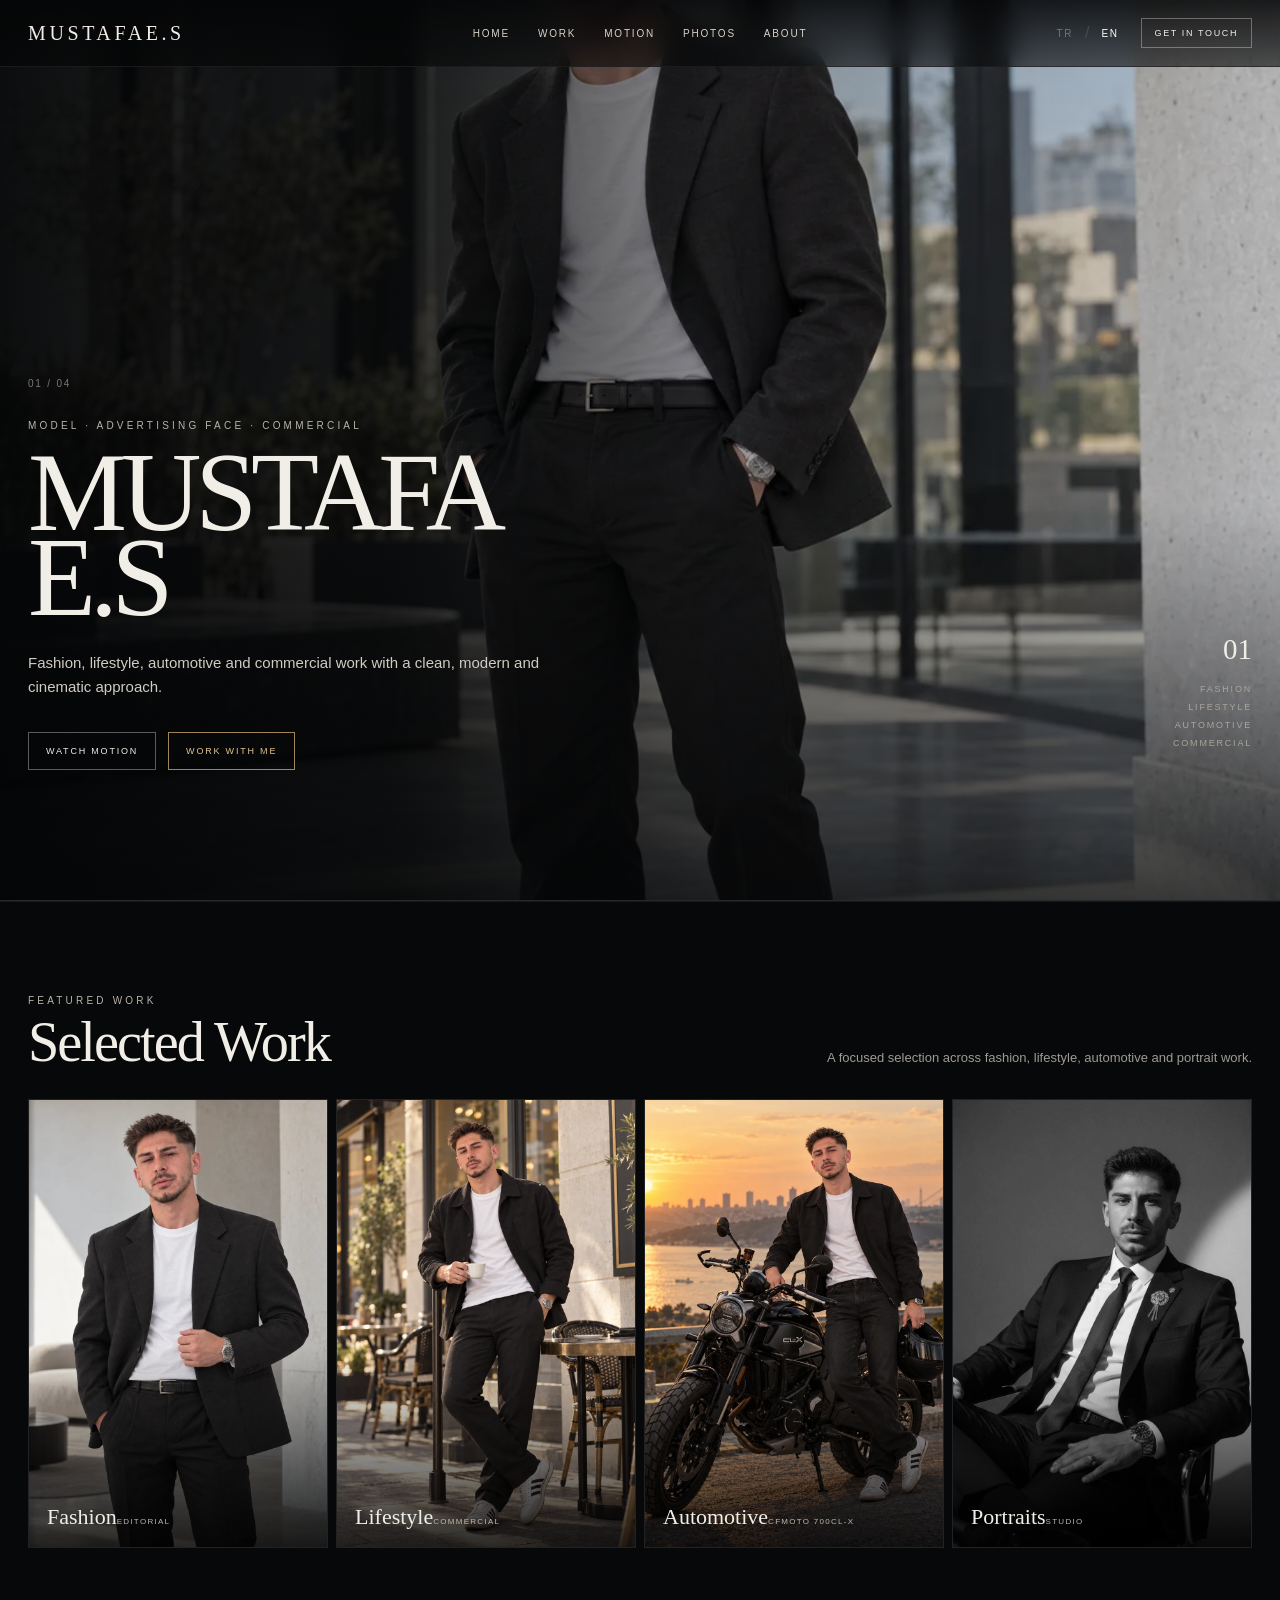
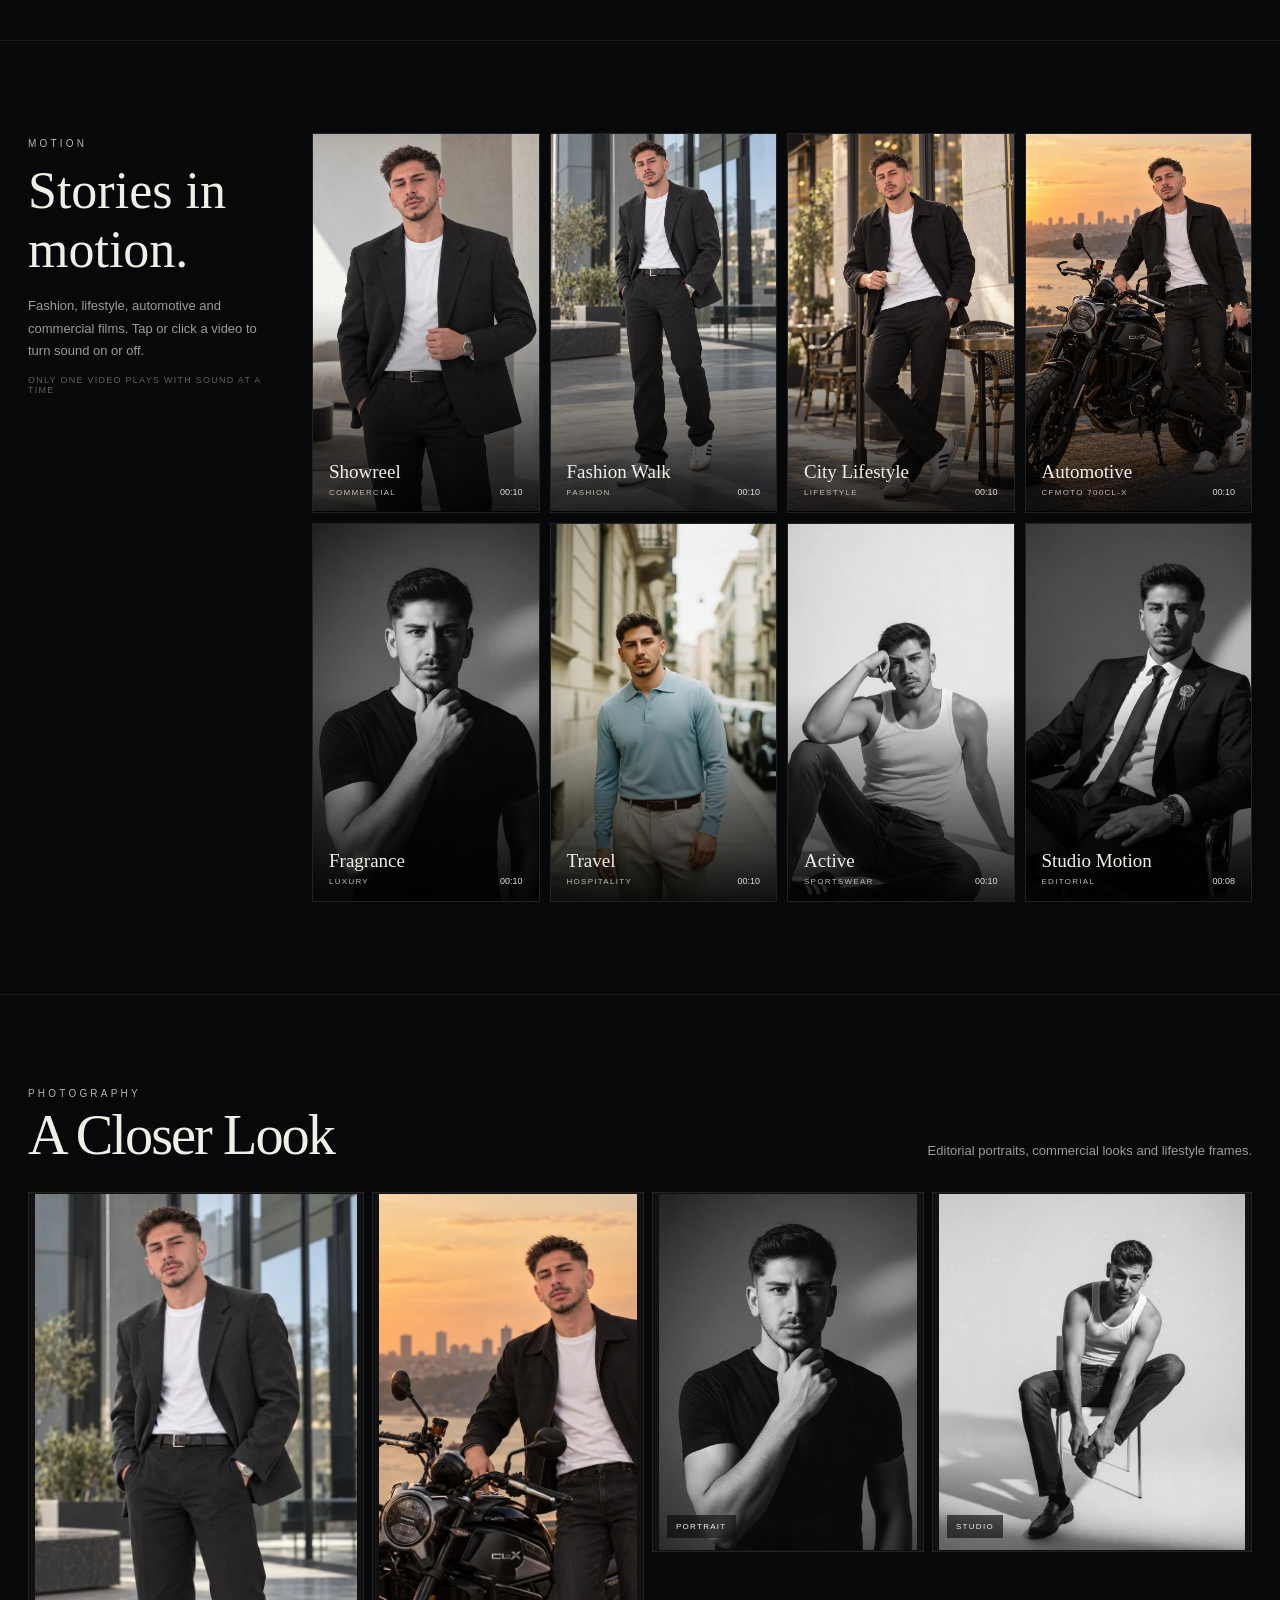
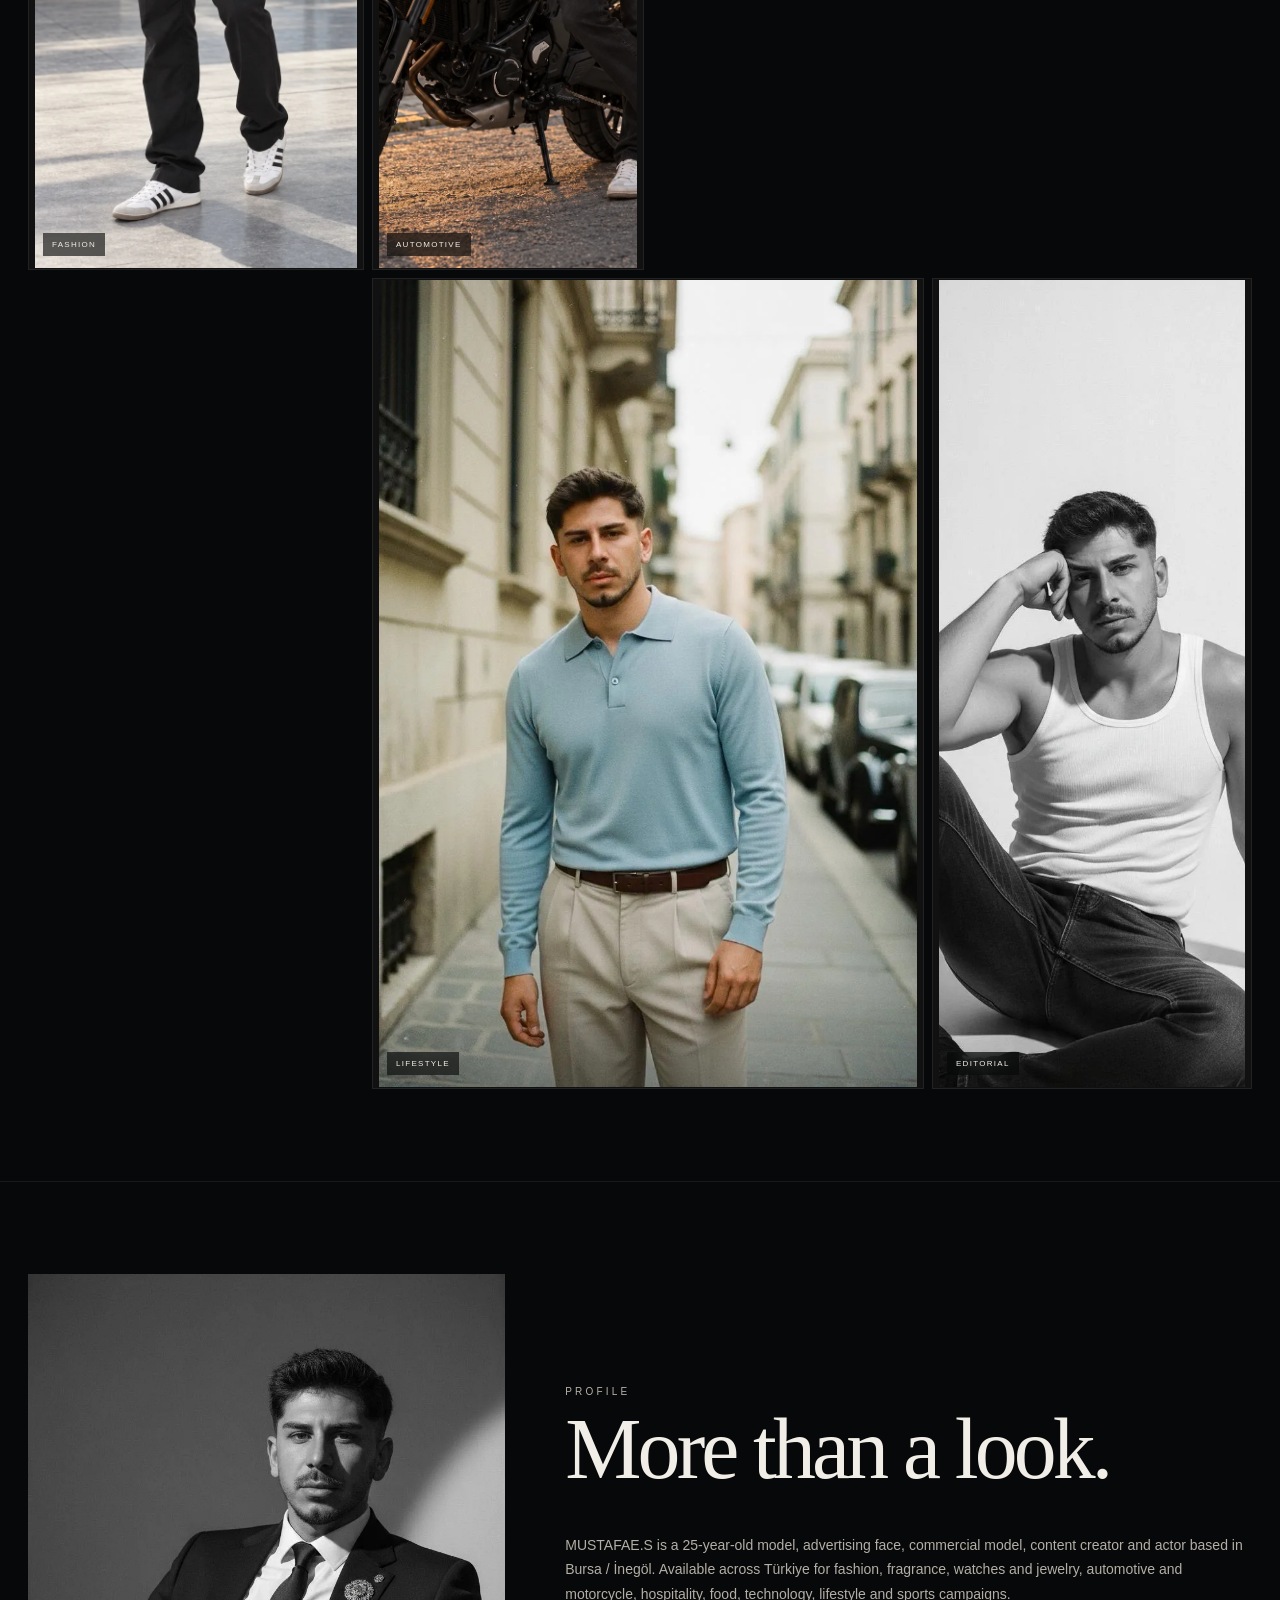
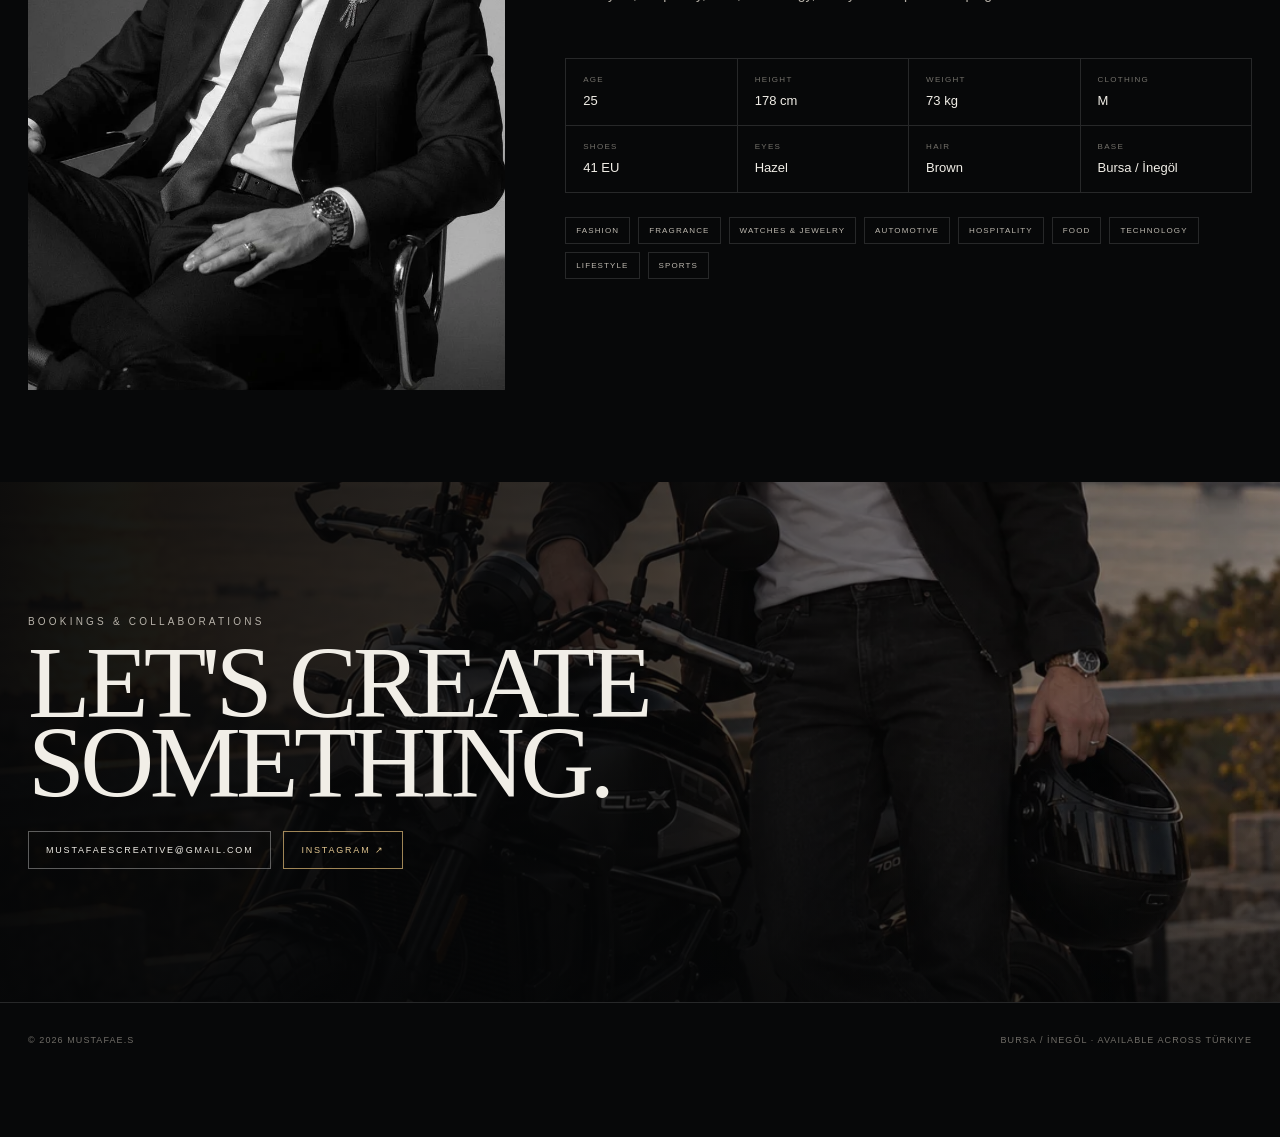
<file: index.html.html>
<!doctype html>
<html lang="tr">
<head>
<meta charset="utf-8">
<meta name="viewport" content="width=device-width,initial-scale=1,viewport-fit=cover">
<meta name="description" content="MUSTAFAE.S — Model, reklam yüzü, ticari model, içerik üreticisi ve oyuncu. Türkiye genelindeki projeler için uygun.">
<meta name="theme-color" content="#070809">
<meta name="robots" content="index,follow,max-image-preview:large,max-snippet:-1,max-video-preview:-1">
<meta name="author" content="MUSTAFAE.S">
<meta name="application-name" content="MUSTAFAE.S">
<link rel="canonical" href="https://mustafaes.pages.dev/">
<link rel="icon" type="image/svg+xml" href="assets/favicon.svg">
<link rel="icon" type="image/png" sizes="32x32" href="assets/favicon-32.png">
<link rel="apple-touch-icon" sizes="180x180" href="assets/apple-touch-icon.png">
<link rel="manifest" href="/site.webmanifest">
<meta property="og:type" content="website">
<meta property="og:site_name" content="MUSTAFAE.S">
<meta property="og:title" content="MUSTAFAE.S — Model & Reklam Yüzü">
<meta property="og:description" content="Model, reklam yüzü, ticari model, içerik üreticisi ve oyuncu. Türkiye genelindeki projeler için uygun.">
<meta property="og:url" content="https://mustafaes.pages.dev/">
<meta property="og:image" content="https://mustafaes.pages.dev/assets/og-cover.jpg">
<meta property="og:image:secure_url" content="https://mustafaes.pages.dev/assets/og-cover.jpg">
<meta property="og:image:width" content="1200">
<meta property="og:image:height" content="630">
<meta property="og:image:type" content="image/jpeg">
<meta property="og:image:alt" content="MUSTAFAE.S model portfolio">
<meta property="og:locale" content="tr_TR">
<meta property="og:locale:alternate" content="en_US">
<meta name="twitter:card" content="summary_large_image">
<meta name="twitter:title" content="MUSTAFAE.S — Model & Reklam Yüzü">
<meta name="twitter:description" content="Model, reklam yüzü, ticari model, içerik üreticisi ve oyuncu.">
<meta name="twitter:image" content="https://mustafaes.pages.dev/assets/og-cover.jpg">
<title>MUSTAFAE.S — Model & Reklam Yüzü</title>
<style>
:root{
  --bg:#070809;--panel:#0c0e10;--panel2:#111315;--ink:#f1eee7;--muted:#9e9b94;
  --line:rgba(255,255,255,.13);--line2:rgba(255,255,255,.07);--warm:#c6a66b;
  --max:1540px;--serif:Georgia,"Times New Roman",serif;--sans:Arial,Helvetica,sans-serif;
}
*{box-sizing:border-box}html{scroll-behavior:smooth;background:var(--bg)}body{margin:0;background:var(--bg);color:var(--ink);font-family:var(--sans);overflow-x:hidden;-webkit-font-smoothing:antialiased}a{color:inherit;text-decoration:none}button{font:inherit;color:inherit}.shell{width:min(calc(100% - 56px),var(--max));margin:auto}.section{padding:92px 0;border-top:1px solid var(--line2)}
.kicker{font-size:10px;line-height:1.4;letter-spacing:.32em;text-transform:uppercase;color:#b8b3aa}.section-title{margin:8px 0 0;font-family:var(--serif);font-size:clamp(38px,4.4vw,72px);font-weight:400;line-height:.95;letter-spacing:-.035em}.section-head{display:flex;align-items:flex-end;justify-content:space-between;gap:32px;margin-bottom:30px}.section-copy{margin:0;max-width:520px;color:var(--muted);font-size:13px;line-height:1.7}
.site-header{position:fixed;inset:0 0 auto 0;z-index:60;border-bottom:1px solid rgba(255,255,255,.08);background:linear-gradient(180deg,rgba(4,5,6,.88),rgba(4,5,6,.58));backdrop-filter:blur(14px);-webkit-backdrop-filter:blur(14px)}.header-inner{height:66px;display:grid;grid-template-columns:1fr auto 1fr;align-items:center;gap:30px}.brand{font-family:var(--serif);font-size:20px;letter-spacing:.18em;white-space:nowrap}.nav{display:flex;gap:28px;align-items:center}.nav a{font-size:10px;letter-spacing:.18em;text-transform:uppercase;color:#d6d1c8;position:relative}.nav a:after{content:"";position:absolute;left:0;right:100%;bottom:-8px;height:1px;background:var(--ink);transition:right .25s ease}.nav a:hover:after{right:0}.header-actions{display:flex;align-items:center;justify-content:flex-end;gap:9px}.lang{appearance:none;border:0;background:none;padding:5px 3px;color:#77746e;cursor:pointer;font-size:10px;letter-spacing:.16em}.lang.active{color:#fff}.slash{color:#494949}.header-contact{margin-left:10px;border:1px solid rgba(255,255,255,.32);padding:9px 13px;font-size:9px;letter-spacing:.18em;text-transform:uppercase;transition:.25s}.header-contact:hover{background:#fff;color:#080808}
.hero{position:relative;min-height:100svh;display:grid;align-items:end;overflow:hidden;border-bottom:1px solid var(--line)}.hero-visual{position:absolute;inset:0;z-index:0}.hero-visual img{width:100%;height:100%;object-fit:cover;object-position:center 27%;display:block;filter:saturate(.9) contrast(1.02)}.hero-visual:after{content:"";position:absolute;inset:0;background:linear-gradient(90deg,rgba(3,4,5,.96) 0%,rgba(3,4,5,.84) 30%,rgba(3,4,5,.34) 60%,rgba(3,4,5,.08) 100%),linear-gradient(0deg,rgba(3,4,5,.75),transparent 44%)}.hero-content{position:relative;z-index:2;padding:130px 0 76px;display:grid;grid-template-columns:minmax(0,690px) 1fr;align-items:end;min-height:100svh}.hero-copy{padding-bottom:6vh}.hero-number{font-size:10px;letter-spacing:.18em;color:#777;margin-bottom:30px}.hero h1{font-family:var(--serif);font-weight:400;font-size:clamp(72px,8.7vw,158px);line-height:.76;letter-spacing:-.055em;margin:18px 0 30px}.hero h1 span{display:block}.hero-description{max-width:530px;font-size:15px;line-height:1.65;color:#d0ccc4}.hero-actions{display:flex;gap:12px;flex-wrap:wrap;margin-top:32px}.btn{display:inline-flex;align-items:center;justify-content:center;gap:14px;border:1px solid rgba(255,255,255,.34);padding:13px 17px;font-size:9px;letter-spacing:.2em;text-transform:uppercase;transition:.25s}.btn:hover{background:#fff;color:#090909}.btn.warm{border-color:rgba(198,166,107,.8);color:#e1c58f}.hero-side{justify-self:end;align-self:end;padding-bottom:8vh;text-align:right}.hero-side strong{display:block;font-family:var(--serif);font-weight:400;font-size:29px;margin-bottom:14px}.hero-side div{font-size:9px;letter-spacing:.2em;line-height:2;text-transform:uppercase;color:#aaa59d}
.featured-grid{display:grid;grid-template-columns:repeat(4,1fr);gap:8px}.feature-card{position:relative;min-height:380px;overflow:hidden;background:#111;border:1px solid var(--line2);cursor:pointer}.feature-card img{width:100%;height:100%;object-fit:cover;display:block;transition:transform .7s cubic-bezier(.2,.8,.2,1),filter .5s}.feature-card:hover img{transform:scale(1.025);filter:brightness(.86)}.feature-shade{position:absolute;inset:0;background:linear-gradient(0deg,rgba(0,0,0,.83),transparent 45%)}.feature-meta{position:absolute;left:18px;right:18px;bottom:17px;display:flex;align-items:end;justify-content:space-between;gap:16px}.feature-meta strong{font-family:var(--serif);font-size:22px;font-weight:400}.feature-meta small{font-size:8px;letter-spacing:.16em;text-transform:uppercase;color:#bcb7ae}
.motion-layout{display:grid;grid-template-columns:250px 1fr;gap:34px;align-items:start}.motion-intro{position:sticky;top:102px;padding-top:4px}.motion-intro h2{font-family:var(--serif);font-size:52px;font-weight:400;margin:10px 0 16px}.motion-intro p{color:var(--muted);font-size:13px;line-height:1.7}.motion-grid{display:grid;grid-template-columns:repeat(4,minmax(0,1fr));gap:10px}.motion-card{position:relative;aspect-ratio:9/15;overflow:hidden;background:#0f1113;border:1px solid var(--line2);isolation:isolate}.motion-card video{width:100%;height:100%;object-fit:cover;display:block;background:#0b0d0e;cursor:pointer}.motion-card video[data-audio="0"]{cursor:default}.motion-card:after{content:"";position:absolute;inset:45% 0 0;pointer-events:none;background:linear-gradient(transparent,rgba(0,0,0,.86));z-index:1}.motion-meta{position:absolute;z-index:2;left:16px;right:16px;bottom:15px;display:flex;align-items:flex-end;justify-content:space-between;gap:12px;pointer-events:none}.motion-title{font-family:var(--serif);font-size:19px}.motion-sub{margin-top:5px;font-size:8px;letter-spacing:.16em;text-transform:uppercase;color:#c0bbb3}.motion-time{font-size:9px;color:#ddd}.sound-toast{position:absolute;z-index:5;inset:50% auto auto 50%;transform:translate(-50%,-50%) scale(.86);width:58px;height:58px;border-radius:50%;display:grid;place-items:center;background:rgba(7,8,9,.72);border:1px solid rgba(255,255,255,.34);opacity:0;pointer-events:none;backdrop-filter:blur(10px);transition:opacity .18s,transform .18s}.sound-toast.show{opacity:1;transform:translate(-50%,-50%) scale(1)}.sound-toast svg{width:24px;height:24px;fill:none;stroke:#fff;stroke-width:1.7;stroke-linecap:round;stroke-linejoin:round}.motion-hint{margin-top:13px;color:#64615c;font-size:9px;letter-spacing:.14em;text-transform:uppercase}
.photo-grid{display:grid;grid-template-columns:1.05fr .85fr .85fr 1fr;grid-template-rows:360px 310px;gap:8px}.photo-card{position:relative;overflow:hidden;background:#111;border:1px solid var(--line2);cursor:zoom-in}.photo-card img{width:100%;height:100%;object-fit:cover;display:block;transition:transform .65s ease,filter .4s}.photo-card:hover img{transform:scale(1.018);filter:brightness(.9)}.photo-card:nth-child(1){grid-row:1/3}.photo-card:nth-child(4){grid-row:1/3}.photo-card:nth-child(5){grid-column:2/4}.photo-label{position:absolute;left:14px;bottom:13px;font-size:8px;letter-spacing:.16em;text-transform:uppercase;background:rgba(6,7,8,.62);padding:7px 9px;backdrop-filter:blur(8px)}
.about-grid{display:grid;grid-template-columns:.82fr 1.18fr;gap:60px;align-items:stretch}.about-image{min-height:700px;overflow:hidden}.about-image img{width:100%;height:100%;object-fit:cover;display:block}.about-copy{display:flex;flex-direction:column;justify-content:center;padding:40px 0}.about-copy h2{font-family:var(--serif);font-size:clamp(52px,6.7vw,100px);font-weight:400;line-height:.9;letter-spacing:-.045em;margin:12px 0 30px}.bio{max-width:760px;color:#b4afa6;line-height:1.75;font-size:14px}.stats{display:grid;grid-template-columns:repeat(4,1fr);margin-top:38px;border-top:1px solid var(--line);border-left:1px solid var(--line)}.stat{padding:16px 17px;border-right:1px solid var(--line);border-bottom:1px solid var(--line)}.stat span{display:block;color:#74716b;font-size:8px;letter-spacing:.16em;text-transform:uppercase;margin-bottom:7px}.stat strong{font-size:13px;font-weight:500}.industries{display:flex;gap:8px;flex-wrap:wrap;margin-top:24px}.industry{border:1px solid var(--line);padding:8px 10px;font-size:8px;letter-spacing:.14em;text-transform:uppercase;color:#bdb8af}
.contact-banner{position:relative;min-height:520px;overflow:hidden;display:grid;align-items:end}.contact-banner>img{position:absolute;inset:0;width:100%;height:100%;object-fit:cover;object-position:center 50%;filter:saturate(.85)}.contact-banner:after{content:"";position:absolute;inset:0;background:linear-gradient(90deg,rgba(5,6,7,.96),rgba(5,6,7,.78) 43%,rgba(5,6,7,.28)),linear-gradient(0deg,rgba(5,6,7,.65),transparent 60%)}.contact-content{position:relative;z-index:2;padding:64px 0}.contact-content h2{font-family:var(--serif);font-size:clamp(58px,8vw,128px);font-weight:400;line-height:.78;letter-spacing:-.045em;margin:14px 0 28px}.contact-links{display:flex;gap:12px;flex-wrap:wrap}
footer{border-top:1px solid var(--line);padding:32px 0 92px}.footer-row{display:flex;justify-content:space-between;gap:24px;align-items:center;color:#706d67;font-size:9px;letter-spacing:.12em;text-transform:uppercase}.footer-row a{color:#a9a49b}
.mobile-bottom{display:none}.lightbox{position:fixed;inset:0;z-index:100;background:rgba(0,0,0,.94);display:none;align-items:center;justify-content:center;padding:28px}.lightbox.open{display:flex}.lightbox img{max-width:min(94vw,1200px);max-height:90vh;object-fit:contain}.lightbox-close{position:absolute;right:24px;top:20px;width:44px;height:44px;border:1px solid rgba(255,255,255,.25);background:rgba(0,0,0,.35);font-size:24px;cursor:pointer}.reveal{opacity:1;transform:none}
@media(max-width:1180px){.motion-grid{grid-template-columns:repeat(3,1fr)}.photo-grid{grid-template-columns:repeat(3,1fr);grid-template-rows:360px 300px}.photo-card:nth-child(1){grid-row:1/3}.photo-card:nth-child(4){grid-row:auto}.photo-card:nth-child(5){grid-column:auto}.stats{grid-template-columns:repeat(2,1fr)}}
@media(max-width:900px){.shell{width:min(calc(100% - 28px),var(--max))}.site-header{background:rgba(5,6,7,.82)}.header-inner{height:60px;grid-template-columns:1fr auto}.brand{font-size:17px}.nav,.header-contact{display:none}.header-actions{grid-column:2}.hero{min-height:92svh}.hero-visual img{object-position:61% center}.hero-visual:after{background:linear-gradient(0deg,rgba(4,5,6,.96) 0%,rgba(4,5,6,.7) 44%,rgba(4,5,6,.12) 80%),linear-gradient(90deg,rgba(4,5,6,.36),transparent)}.hero-content{min-height:92svh;padding:88px 0 40px;display:block}.hero-copy{position:absolute;left:14px;right:14px;bottom:38px;padding:0}.hero-number,.hero-side{display:none}.hero h1{font-size:clamp(54px,16vw,86px);line-height:.8;margin:12px 0 18px}.hero h1 span{display:inline}.hero-description{font-size:13px;max-width:420px}.section{padding:70px 0}.section-head{display:block}.section-copy{margin-top:14px}.featured-grid{display:grid;grid-auto-flow:column;grid-auto-columns:78%;grid-template-columns:none;overflow-x:auto;scroll-snap-type:x mandatory;padding-bottom:7px;scrollbar-width:none}.featured-grid::-webkit-scrollbar{display:none}.feature-card{min-height:410px;scroll-snap-align:start}.motion-layout{display:block}.motion-intro{position:static;margin-bottom:24px}.motion-intro h2{font-size:45px}.motion-grid{display:grid;grid-auto-flow:column;grid-auto-columns:76%;grid-template-columns:none;overflow-x:auto;scroll-snap-type:x mandatory;gap:10px;padding-bottom:8px;scrollbar-width:none}.motion-grid::-webkit-scrollbar{display:none}.motion-card{scroll-snap-align:start;aspect-ratio:9/14}.photo-grid{display:grid;grid-template-columns:1fr 1fr;grid-template-rows:330px 270px 330px;gap:6px}.photo-card:nth-child(1){grid-row:1/3}.photo-card:nth-child(4){grid-row:2/4}.photo-card:nth-child(5){grid-column:auto}.about-grid{grid-template-columns:1fr;gap:0}.about-image{min-height:560px}.about-copy{padding:34px 0}.stats{grid-template-columns:repeat(2,1fr)}.contact-banner{min-height:540px}.contact-banner>img{object-position:62% center}.contact-content{padding:52px 0 72px}.site-footer{padding-bottom:100px}.mobile-bottom{position:fixed;z-index:70;left:12px;right:12px;bottom:max(10px,env(safe-area-inset-bottom));height:62px;border:1px solid rgba(255,255,255,.14);background:rgba(8,9,10,.88);backdrop-filter:blur(16px);display:grid;grid-template-columns:repeat(5,1fr);border-radius:16px;overflow:hidden}.mobile-bottom a{display:flex;flex-direction:column;align-items:center;justify-content:center;gap:4px;color:#aaa69f;font-size:7px;letter-spacing:.08em;text-transform:uppercase}.mobile-bottom svg{width:18px;height:18px;fill:none;stroke:currentColor;stroke-width:1.6}.footer-row{display:block;line-height:2}.footer-row span{display:block}.motion-hint{font-size:8px}}
@media(max-width:540px){.hero-actions .btn{padding:12px 14px}.feature-card{min-height:370px}.motion-grid{grid-auto-columns:82%}.photo-grid{grid-template-columns:1fr 1fr;grid-template-rows:280px 230px 280px}.about-image{min-height:490px}.about-copy h2{font-size:58px}.contact-content h2{font-size:66px}.contact-links{display:grid}.contact-links .btn{width:100%}}
@media(prefers-reduced-motion:reduce){html{scroll-behavior:auto}.feature-card img,.photo-card img{transition:none}}
</style>
<script type="application/ld+json">{"@context":"https://schema.org","@type":"Person","name":"MUSTAFAE.S","alternateName":"Mustafaes","url":"https://mustafaes.pages.dev/","image":"https://mustafaes.pages.dev/assets/og-cover.jpg","sameAs":["https://www.instagram.com/mustafaescreative/"],"jobTitle":"Model, Advertising Face, Commercial Model, Content Creator, Actor","knowsLanguage":["tr"],"height":"178 cm","homeLocation":{"@type":"Place","name":"Bursa / İnegöl, Türkiye"}}</script>
</head>
<body>
<header class="site-header">
  <div class="shell header-inner">
    <a class="brand" href="#home">MUSTAFAE.S</a>
    <nav class="nav" aria-label="Primary">
      <a href="#home" data-en="Home" data-tr="Ana Sayfa">Ana Sayfa</a>
      <a href="#work" data-en="Work" data-tr="Çalışmalar">Çalışmalar</a>
      <a href="#motion" data-en="Motion" data-tr="Videolar">Videolar</a>
      <a href="#photos" data-en="Photos" data-tr="Fotoğraflar">Fotoğraflar</a>
      <a href="#about" data-en="About" data-tr="Hakkımda">Hakkımda</a>
    </nav>
    <div class="header-actions">
      <button class="lang" data-lang="tr" aria-label="Türkçe">TR</button><span class="slash">/</span><button class="lang" data-lang="en" aria-label="English">EN</button>
      <a class="header-contact" href="#contact" data-en="Get in touch" data-tr="İletişim">İletişim</a>
    </div>
  </div>
</header>

<main>
<section class="hero" id="home">
  <div class="hero-visual"><img src="assets/photos/hero.webp" alt="MUSTAFAE.S fashion portrait"></div>
  <div class="shell hero-content">
    <div class="hero-copy reveal">
      <div class="hero-number">01 / 04</div>
      <div class="kicker" data-en="Model · Advertising Face · Commercial" data-tr="Model · Reklam Yüzü · Ticari Model">Model · Reklam Yüzü · Ticari Model</div>
      <h1><span>MUSTAFA</span> <span>E.S</span></h1>
      <p class="hero-description" data-en="Fashion, lifestyle, automotive and commercial work with a clean, modern and cinematic approach." data-tr="Moda, yaşam tarzı, otomotiv ve ticari projelerde modern, temiz ve sinematik bir yaklaşım.">Moda, yaşam tarzı, otomotiv ve ticari projelerde modern, temiz ve sinematik bir yaklaşım.</p>
      <div class="hero-actions"><a class="btn" href="#motion" data-en="Watch motion" data-tr="Videoları İzle">Videoları İzle</a><a class="btn warm" href="#contact" data-en="Work with me" data-tr="İş Birliği">İş Birliği</a></div>
    </div>
    <div class="hero-side reveal"><strong>01</strong><div data-en-html="FASHION<br>LIFESTYLE<br>AUTOMOTIVE<br>COMMERCIAL" data-tr-html="MODA<br>YAŞAM TARZI<br>OTOMOTİV<br>REKLAM">MODA<br>YAŞAM TARZI<br>OTOMOTİV<br>REKLAM</div></div>
  </div>
</section>

<section class="section" id="work">
  <div class="shell">
    <div class="section-head reveal"><div><div class="kicker" data-en="Featured work" data-tr="Öne Çıkanlar">Öne Çıkanlar</div><h2 class="section-title" data-en="Selected Work" data-tr="Seçili Çalışmalar">Seçili Çalışmalar</h2></div><p class="section-copy" data-en="A focused selection across fashion, lifestyle, automotive and portrait work." data-tr="Moda, yaşam tarzı, otomotiv ve portre çalışmalarından seçilmiş bir seçki.">Moda, yaşam tarzı, otomotiv ve portre çalışmalarından seçilmiş bir seçki.</p></div>
    <div class="featured-grid reveal">
      <a class="feature-card" href="#photos"><img src="assets/photos/blazer.webp" alt="Fashion"><div class="feature-shade"></div><div class="feature-meta"><div><strong data-en="Fashion" data-tr="Moda">Moda</strong><small data-en="Editorial" data-tr="Editoryal">Editoryal</small></div></div></a>
      <a class="feature-card" href="#photos"><img src="assets/photos/cafe.webp" alt="Lifestyle"><div class="feature-shade"></div><div class="feature-meta"><div><strong data-en="Lifestyle" data-tr="Yaşam Tarzı">Yaşam Tarzı</strong><small data-en="Commercial" data-tr="Ticari">Ticari</small></div></div></a>
      <a class="feature-card" href="#motion"><img src="assets/photos/motorcycle.webp" alt="Automotive"><div class="feature-shade"></div><div class="feature-meta"><div><strong data-en="Automotive" data-tr="Otomotiv">Otomotiv</strong><small>CFMOTO 700CL-X</small></div></div></a>
      <a class="feature-card" href="#photos"><img src="assets/photos/formal-bw.webp" alt="Portrait"><div class="feature-shade"></div><div class="feature-meta"><div><strong data-en="Portraits" data-tr="Portreler">Portreler</strong><small data-en="Studio" data-tr="Stüdyo">Stüdyo</small></div></div></a>
    </div>
  </div>
</section>

<section class="section" id="motion">
  <div class="shell motion-layout">
    <div class="motion-intro reveal"><div class="kicker" data-en="Motion" data-tr="Video">Video</div><h2 data-en="Stories in motion." data-tr="Hareketli hikâyeler.">Hareketli hikâyeler.</h2><p data-en="Fashion, lifestyle, automotive and commercial films. Tap or click a video to turn sound on or off." data-tr="Moda, yaşam tarzı, otomotiv ve reklam filmleri. Sesi açmak veya kapatmak için videoya dokunun ya da tıklayın.">Moda, yaşam tarzı, otomotiv ve reklam filmleri. Sesi açmak veya kapatmak için videoya dokunun ya da tıklayın.</p><div class="motion-hint" data-en="Only one video plays with sound at a time" data-tr="Aynı anda yalnızca bir videonun sesi açık kalır">Aynı anda yalnızca bir videonun sesi açık kalır</div></div>
    <div class="motion-grid reveal">
      <article class="motion-card"><video class="motion-video" data-audio="0" muted loop playsinline preload="none" poster="assets/photos/blazer.webp" data-src="assets/videos/showreel.mp4"></video><div class="sound-toast"></div><div class="motion-meta"><div><div class="motion-title" data-en="Showreel" data-tr="Tanıtım Videosu">Tanıtım Videosu</div><div class="motion-sub" data-en="Commercial" data-tr="Reklam">Reklam</div></div><span class="motion-time">00:10</span></div></article>
      <article class="motion-card"><video class="motion-video" muted loop playsinline preload="none" poster="assets/photos/hero.webp" data-src="assets/videos/fashion-walk.mp4"></video><div class="sound-toast"></div><div class="motion-meta"><div><div class="motion-title" data-en="Fashion Walk" data-tr="Moda Yürüyüşü">Moda Yürüyüşü</div><div class="motion-sub" data-en="Fashion" data-tr="Moda">Moda</div></div><span class="motion-time">00:10</span></div></article>
      <article class="motion-card"><video class="motion-video" muted loop playsinline preload="none" poster="assets/photos/cafe.webp" data-src="assets/videos/lifestyle-cafe.mp4"></video><div class="sound-toast"></div><div class="motion-meta"><div><div class="motion-title" data-en="City Lifestyle" data-tr="Şehir Yaşamı">Şehir Yaşamı</div><div class="motion-sub" data-en="Lifestyle" data-tr="Yaşam Tarzı">Yaşam Tarzı</div></div><span class="motion-time">00:10</span></div></article>
      <article class="motion-card"><video class="motion-video" muted loop playsinline preload="none" poster="assets/photos/motorcycle.webp" data-src="assets/videos/automotive.mp4"></video><div class="sound-toast"></div><div class="motion-meta"><div><div class="motion-title" data-en="Automotive" data-tr="Otomotiv">Otomotiv</div><div class="motion-sub">CFMOTO 700CL-X</div></div><span class="motion-time">00:10</span></div></article>
      <article class="motion-card"><video class="motion-video" muted loop playsinline preload="none" poster="assets/photos/portrait-bw.webp" data-src="assets/videos/fragrance.mp4"></video><div class="sound-toast"></div><div class="motion-meta"><div><div class="motion-title" data-en="Fragrance" data-tr="Parfüm">Parfüm</div><div class="motion-sub" data-en="Luxury" data-tr="Lüks">Lüks</div></div><span class="motion-time">00:10</span></div></article>
      <article class="motion-card"><video class="motion-video" muted loop playsinline preload="none" poster="assets/photos/blue-polo.webp" data-src="assets/videos/travel-hotel.mp4"></video><div class="sound-toast"></div><div class="motion-meta"><div><div class="motion-title" data-en="Travel" data-tr="Seyahat">Seyahat</div><div class="motion-sub" data-en="Hospitality" data-tr="Otel & Turizm">Otel & Turizm</div></div><span class="motion-time">00:10</span></div></article>
      <article class="motion-card"><video class="motion-video" muted loop playsinline preload="none" poster="assets/photos/studio-floor-bw.webp" data-src="assets/videos/active.mp4"></video><div class="sound-toast"></div><div class="motion-meta"><div><div class="motion-title" data-en="Active" data-tr="Aktif">Aktif</div><div class="motion-sub" data-en="Sportswear" data-tr="Spor">Spor</div></div><span class="motion-time">00:10</span></div></article>
      <article class="motion-card"><video class="motion-video" data-audio="0" muted loop playsinline preload="none" poster="assets/photos/formal-bw.webp" data-src="assets/videos/studio-motion.mp4"></video><div class="sound-toast"></div><div class="motion-meta"><div><div class="motion-title" data-en="Studio Motion" data-tr="Stüdyo Videosu">Stüdyo Videosu</div><div class="motion-sub" data-en="Editorial" data-tr="Editoryal">Editoryal</div></div><span class="motion-time">00:08</span></div></article>
    </div>
  </div>
</section>

<section class="section" id="photos">
  <div class="shell">
    <div class="section-head reveal"><div><div class="kicker" data-en="Photography" data-tr="Fotoğraflar">Fotoğraflar</div><h2 class="section-title" data-en="A Closer Look" data-tr="Yakından Bakış">Yakından Bakış</h2></div><p class="section-copy" data-en="Editorial portraits, commercial looks and lifestyle frames." data-tr="Editoryal portreler, ticari görünümler ve yaşam tarzı kareleri.">Editoryal portreler, ticari görünümler ve yaşam tarzı kareleri.</p></div>
    <div class="photo-grid reveal">
      <button class="photo-card" type="button" data-full="assets/photos/hero.webp"><img src="assets/photos/hero.webp" alt="Fashion portrait"><span class="photo-label" data-en="Fashion" data-tr="Moda">Moda</span></button>
      <button class="photo-card" type="button" data-full="assets/photos/portrait-bw.webp"><img src="assets/photos/portrait-bw.webp" alt="Black and white portrait"><span class="photo-label" data-en="Portrait" data-tr="Portre">Portre</span></button>
      <button class="photo-card" type="button" data-full="assets/photos/studio-chair-bw.webp"><img src="assets/photos/studio-chair-bw.webp" alt="Studio editorial"><span class="photo-label" data-en="Studio" data-tr="Stüdyo">Stüdyo</span></button>
      <button class="photo-card" type="button" data-full="assets/photos/motorcycle.webp"><img src="assets/photos/motorcycle.webp" alt="Automotive portrait"><span class="photo-label" data-en="Automotive" data-tr="Otomotiv">Otomotiv</span></button>
      <button class="photo-card" type="button" data-full="assets/photos/blue-polo.webp"><img src="assets/photos/blue-polo.webp" alt="Lifestyle portrait"><span class="photo-label" data-en="Lifestyle" data-tr="Yaşam Tarzı">Yaşam Tarzı</span></button>
      <button class="photo-card" type="button" data-full="assets/photos/studio-floor-bw.webp"><img src="assets/photos/studio-floor-bw.webp" alt="Editorial portrait"><span class="photo-label" data-en="Editorial" data-tr="Editoryal">Editoryal</span></button>
    </div>
  </div>
</section>

<section class="section" id="about">
  <div class="shell about-grid">
    <div class="about-image reveal"><img src="assets/photos/formal-bw.webp" alt="MUSTAFAE.S portrait"></div>
    <div class="about-copy reveal"><div class="kicker" data-en="Profile" data-tr="Profil">Profil</div><h2 data-en="More than a look." data-tr="Görünümden fazlası.">Görünümden fazlası.</h2><p class="bio" data-en="MUSTAFAE.S is a 25-year-old model, advertising face, commercial model, content creator and actor based in Bursa / İnegöl. Available across Türkiye for fashion, fragrance, watches and jewelry, automotive and motorcycle, hospitality, food, technology, lifestyle and sports campaigns." data-tr="MUSTAFAE.S, Bursa / İnegöl merkezli 25 yaşında model, reklam yüzü, ticari model, içerik üreticisi ve oyuncudur. Türkiye genelinde giyim, parfüm, saat ve takı, otomotiv ve motosiklet, otel ve turizm, restoran, teknoloji, yaşam tarzı ve spor projelerine açıktır.">MUSTAFAE.S, Bursa / İnegöl merkezli 25 yaşında model, reklam yüzü, ticari model, içerik üreticisi ve oyuncudur. Türkiye genelinde giyim, parfüm, saat ve takı, otomotiv ve motosiklet, otel ve turizm, restoran, teknoloji, yaşam tarzı ve spor projelerine açıktır.</p>
      <div class="stats">
        <div class="stat"><span data-en="Age" data-tr="Yaş">Yaş</span><strong>25</strong></div><div class="stat"><span data-en="Height" data-tr="Boy">Boy</span><strong>178 cm</strong></div><div class="stat"><span data-en="Weight" data-tr="Kilo">Kilo</span><strong>73 kg</strong></div><div class="stat"><span data-en="Clothing" data-tr="Beden">Beden</span><strong>M</strong></div>
        <div class="stat"><span data-en="Shoes" data-tr="Ayakkabı">Ayakkabı</span><strong>41 EU</strong></div><div class="stat"><span data-en="Eyes" data-tr="Göz">Göz</span><strong data-en="Hazel" data-tr="Ela">Ela</strong></div><div class="stat"><span data-en="Hair" data-tr="Saç">Saç</span><strong data-en="Brown" data-tr="Kahverengi">Kahverengi</strong></div><div class="stat"><span data-en="Base" data-tr="Konum">Konum</span><strong>Bursa / İnegöl</strong></div>
      </div>
      <div class="industries"><span class="industry" data-en="Fashion" data-tr="Giyim">Giyim</span><span class="industry" data-en="Fragrance" data-tr="Parfüm">Parfüm</span><span class="industry" data-en="Watches & Jewelry" data-tr="Saat & Takı">Saat & Takı</span><span class="industry" data-en="Automotive" data-tr="Otomotiv">Otomotiv</span><span class="industry" data-en="Hospitality" data-tr="Otel & Turizm">Otel & Turizm</span><span class="industry" data-en="Food" data-tr="Restoran">Restoran</span><span class="industry" data-en="Technology" data-tr="Teknoloji">Teknoloji</span><span class="industry" data-en="Lifestyle" data-tr="Yaşam Tarzı">Yaşam Tarzı</span><span class="industry" data-en="Sports" data-tr="Spor">Spor</span></div>
    </div>
  </div>
</section>

<section class="contact-banner" id="contact">
  <img src="assets/photos/motorcycle.webp" alt="MUSTAFAE.S automotive campaign">
  <div class="shell contact-content reveal"><div class="kicker" data-en="Bookings & collaborations" data-tr="İş & İş Birlikleri">İş & İş Birlikleri</div><h2 data-en-html="LET'S CREATE<br>SOMETHING." data-tr-html="BİRLİKTE<br>ÜRETELİM.">BİRLİKTE<br>ÜRETELİM.</h2><div class="contact-links"><a class="btn" href="mailto:mustafaescreative@gmail.com">mustafaescreative@gmail.com</a><a class="btn warm" href="https://www.instagram.com/mustafaescreative/" target="_blank" rel="noopener">Instagram ↗</a></div></div>
</section>
</main>

<footer class="site-footer"><div class="shell footer-row"><span>© <span id="year"></span> MUSTAFAE.S</span><span data-en="Bursa / İnegöl · Available across Türkiye" data-tr="Bursa / İnegöl · Türkiye genelinde çalışmaya uygun">Bursa / İnegöl · Türkiye genelinde çalışmaya uygun</span></div></footer>

<nav class="mobile-bottom" aria-label="Mobile navigation">
  <a href="#home"><svg viewBox="0 0 24 24"><path d="M3 10.5 12 3l9 7.5v9a1.5 1.5 0 0 1-1.5 1.5h-15A1.5 1.5 0 0 1 3 19.5z"/><path d="M9 21v-7h6v7"/></svg><span data-en="Home" data-tr="Ana Sayfa">Ana Sayfa</span></a>
  <a href="#motion"><svg viewBox="0 0 24 24"><rect x="3" y="4" width="18" height="16" rx="2"/><path d="m10 9 5 3-5 3z"/></svg><span data-en="Videos" data-tr="Videolar">Videolar</span></a>
  <a href="#photos"><svg viewBox="0 0 24 24"><rect x="3" y="4" width="18" height="16" rx="2"/><circle cx="8.5" cy="9" r="1.5"/><path d="m5 18 5-5 3 3 2-2 4 4"/></svg><span data-en="Photos" data-tr="Fotoğraflar">Fotoğraflar</span></a>
  <a href="#about"><svg viewBox="0 0 24 24"><circle cx="12" cy="8" r="4"/><path d="M4 21a8 8 0 0 1 16 0"/></svg><span data-en="About" data-tr="Hakkımda">Hakkımda</span></a>
  <a href="#contact"><svg viewBox="0 0 24 24"><path d="M4 5h16v14H4z"/><path d="m4 6 8 7 8-7"/></svg><span data-en="Contact" data-tr="İletişim">İletişim</span></a>
</nav>

<div class="lightbox" id="lightbox" aria-hidden="true"><button class="lightbox-close" type="button" aria-label="Close">×</button><img alt="Expanded portfolio image"></div>

<script>
const langButtons=[...document.querySelectorAll('.lang')];
const pageCopy={
  tr:{title:'MUSTAFAE.S — Model & Reklam Yüzü',description:'MUSTAFAE.S — Bursa, Türkiye merkezli model, reklam yüzü, ticari model, içerik üreticisi ve oyuncu.'},
  en:{title:'MUSTAFAE.S — Model & Advertising Face',description:'MUSTAFAE.S — Model, Advertising Face, Commercial Model, Content Creator and Actor based in Bursa, Türkiye.'}
};
function setLang(lang){
  document.documentElement.lang=lang;try{localStorage.setItem('mustafaes-lang',lang)}catch(e){};
  document.querySelectorAll('[data-en]').forEach(el=>{el.textContent=el.dataset[lang]||el.dataset.en});
  document.querySelectorAll('[data-en-html]').forEach(el=>{el.innerHTML=el.dataset[lang+'Html']||el.dataset.enHtml});
  document.title=pageCopy[lang].title;const meta=document.querySelector('meta[name="description"]');if(meta)meta.content=pageCopy[lang].description;
  langButtons.forEach(b=>b.classList.toggle('active',b.dataset.lang===lang));
}
langButtons.forEach(b=>b.addEventListener('click',()=>setLang(b.dataset.lang)));
let stored=null;try{stored=localStorage.getItem('mustafaes-lang')}catch(e){}const browserTR=(navigator.language||'').toLowerCase().startsWith('tr');setLang(stored||(browserTR?'tr':'en'));
document.getElementById('year').textContent=new Date().getFullYear();

const revealIO=new IntersectionObserver(entries=>entries.forEach(e=>{if(e.isIntersecting)e.target.classList.add('on')}),{threshold:.1});document.querySelectorAll('.reveal').forEach(el=>revealIO.observe(el));

const videos=[...document.querySelectorAll('.motion-video')];
const soundOn='<svg viewBox="0 0 24 24" aria-hidden="true"><path d="M5 10v4h4l5 4V6L9 10H5z"/><path d="M17 9.5c1 .8 1.5 1.6 1.5 2.5S18 13.8 17 14.5"/><path d="M19 7c1.7 1.3 2.5 3 2.5 5S20.7 15.7 19 17"/></svg>';
const soundOff='<svg viewBox="0 0 24 24" aria-hidden="true"><path d="M5 10v4h4l5 4V6L9 10H5z"/><path d="m17 10 4 4M21 10l-4 4"/></svg>';
function loadVideo(v){if(v.dataset.loaded)return;v.src=v.dataset.src;v.dataset.loaded='1';v.load();}
const videoIO=new IntersectionObserver(entries=>entries.forEach(entry=>{const v=entry.target;if(entry.isIntersecting){loadVideo(v);v.play().catch(()=>{});}else{v.pause();}}),{rootMargin:'220px 0px',threshold:.08});videos.forEach(v=>videoIO.observe(v));
function flashSound(v,on){const toast=v.parentElement.querySelector('.sound-toast');toast.innerHTML=on?soundOn:soundOff;toast.classList.add('show');clearTimeout(toast._t);toast._t=setTimeout(()=>toast.classList.remove('show'),950)}
videos.forEach(v=>v.addEventListener('click',()=>{if(v.dataset.audio==='0')return;loadVideo(v);const shouldUnmute=v.muted;videos.forEach(other=>{if(other!==v&& !other.muted){other.muted=true;flashSound(other,false)}});v.muted=!shouldUnmute;if(shouldUnmute){v.volume=1;v.play().catch(()=>{});}flashSound(v,shouldUnmute)}));

const lightbox=document.getElementById('lightbox'),lightboxImg=lightbox.querySelector('img');document.querySelectorAll('.photo-card').forEach(card=>card.addEventListener('click',()=>{lightboxImg.src=card.dataset.full;lightbox.classList.add('open');lightbox.setAttribute('aria-hidden','false');document.body.style.overflow='hidden'}));function closeLightbox(){lightbox.classList.remove('open');lightbox.setAttribute('aria-hidden','true');lightboxImg.removeAttribute('src');document.body.style.overflow=''}lightbox.querySelector('.lightbox-close').addEventListener('click',closeLightbox);lightbox.addEventListener('click',e=>{if(e.target===lightbox)closeLightbox()});document.addEventListener('keydown',e=>{if(e.key==='Escape')closeLightbox()});
</script>
<!-- Cloudflare Web Analytics -->
<script type="module" src="https://static.cloudflareinsights.com/beacon.min.js" data-cf-beacon='{"token":"f4eb85881fa0483aac9a0089696ef1e8"}'></script>
<!-- End Cloudflare Web Analytics -->
</body>
</html>
</file>
